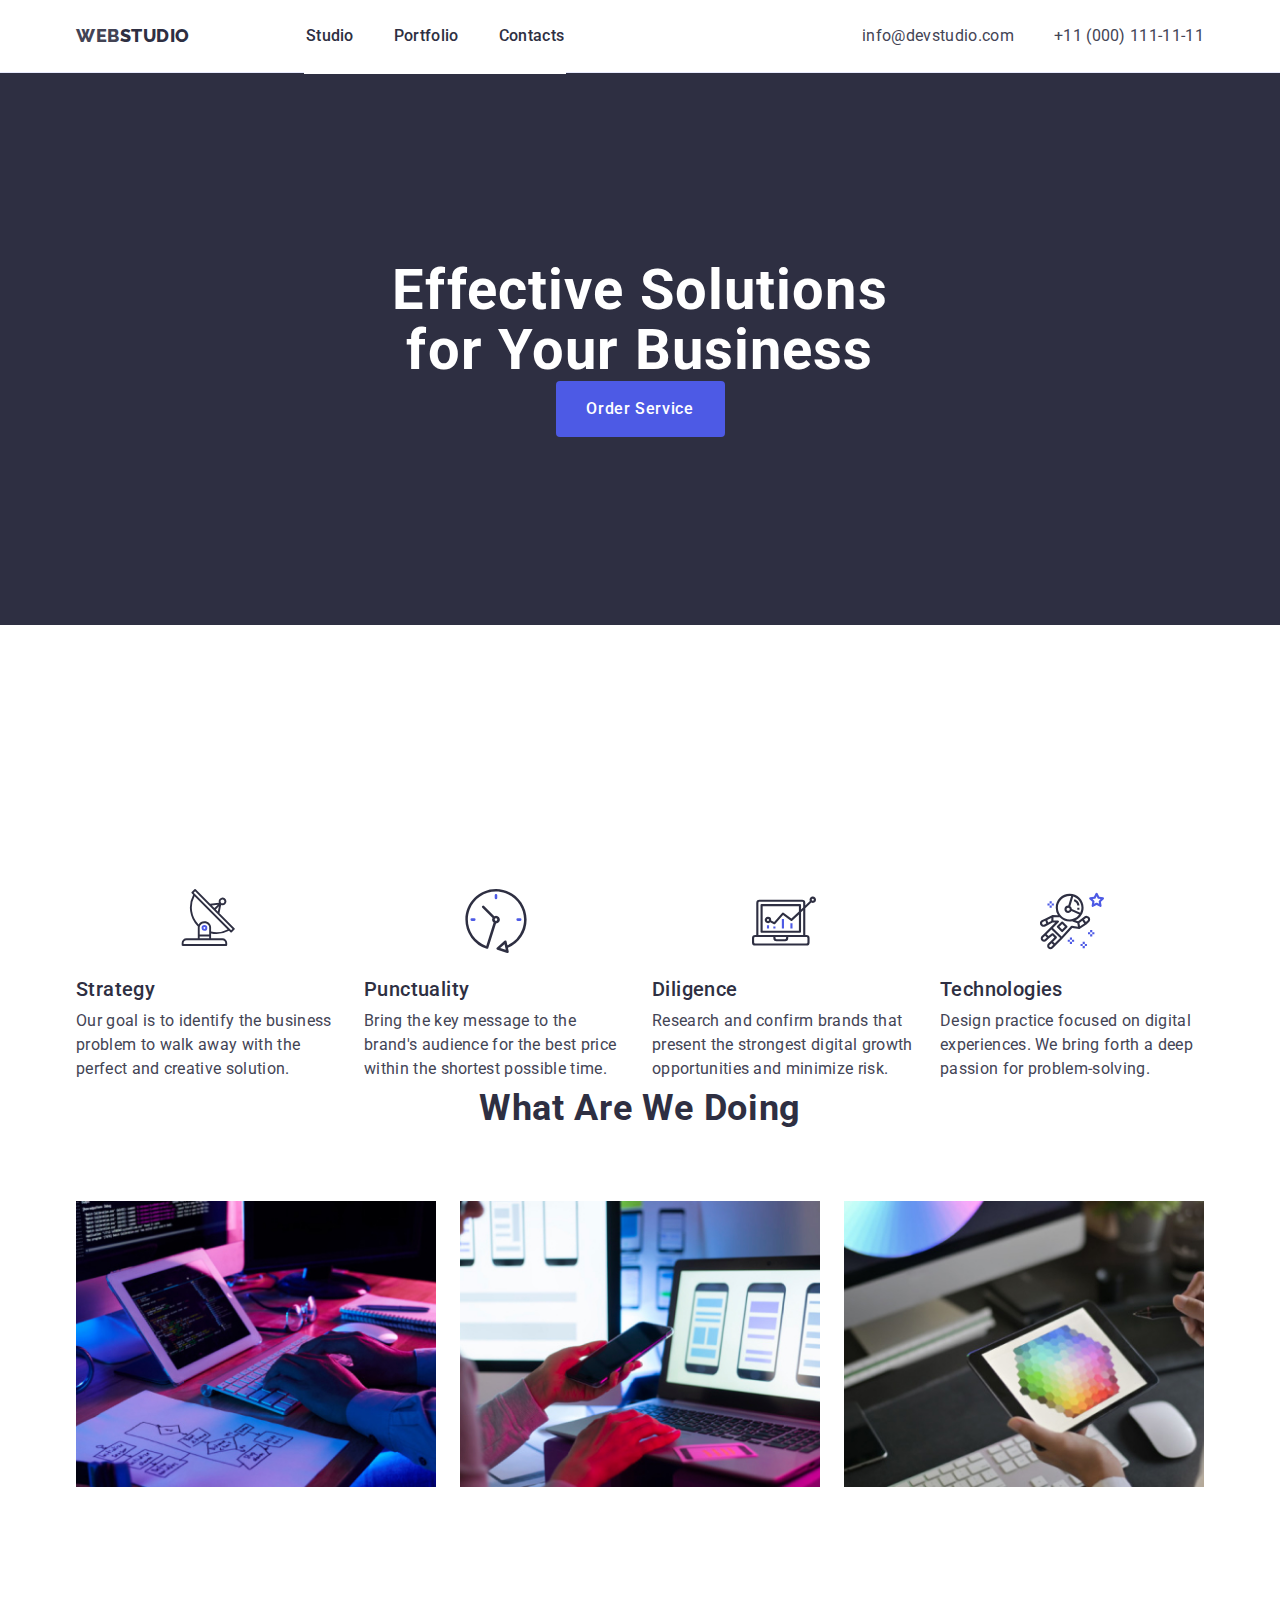
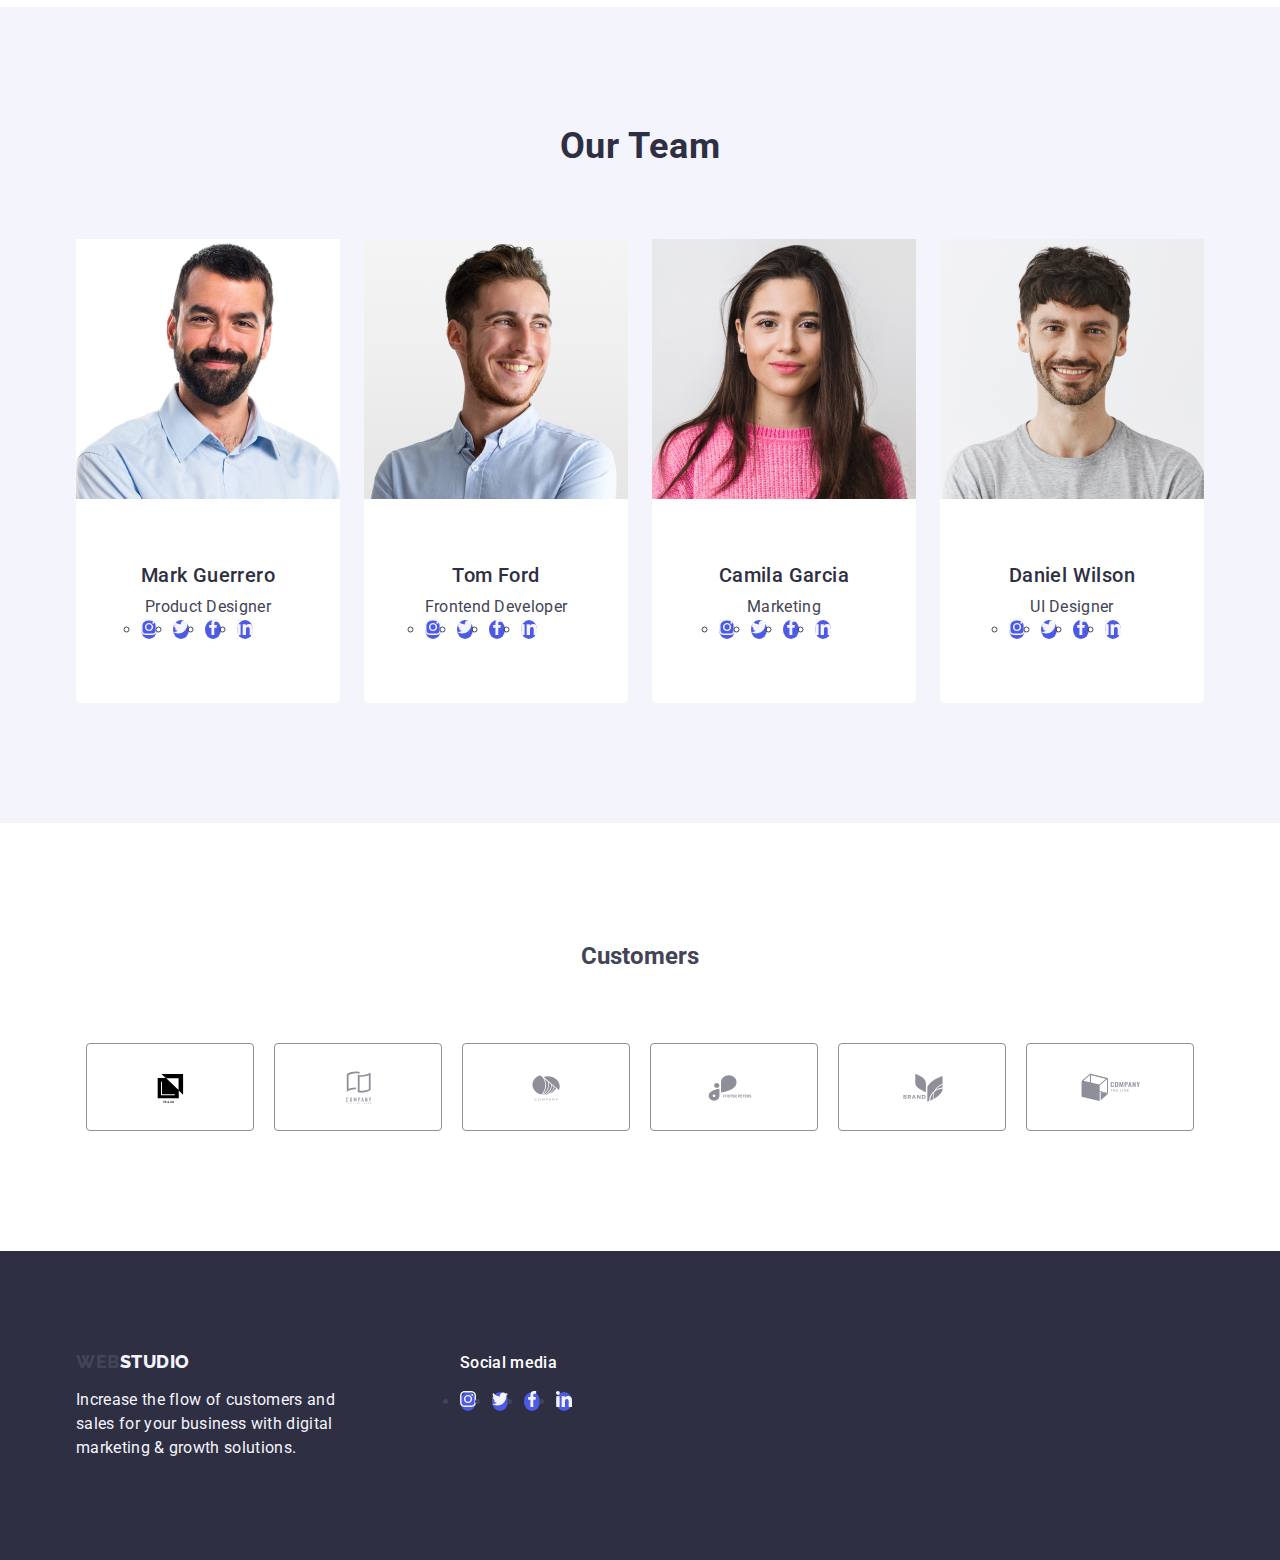
<file: index.html>
<!DOCTYPE html>
<html lang="en">
  <head>
    <meta charset="UTF-8" />
    <meta http-equiv="X-UA-Compatible" content="IE=edge" />
    <meta name="viewport" content="width=device-width, initial-scale=1.0" />
    <meta
      name="description"
      content="Learning the basics of HTML for beginners"
    />
    <link rel="preconnect" href="https://fonts.googleapis.com" />
    <link rel="preconnect" href="https://fonts.gstatic.com" crossorigin />
    <link
      href="https://fonts.googleapis.com/css2?family=Roboto:wght@400;500;700;900&family=Tangerine:wght@700&display=swap"
      rel="stylesheet"
    />
    <link
      href="https://fonts.googleapis.com/css2?family=Raleway:wght@800&family=Roboto:wght@400;500;700;900&family=Tangerine:wght@700&display=swap"
      rel="stylesheet"
    />
    <link
      rel="stylesheet"
      href="https://cdn.jsdelivr.net/npm/modern-normalize@1.1.0/modern-normalize.min.css"
    />
    <link rel="stylesheet" href="./css/styles.css" />

    <title>homework1</title>
  </head>
  <body>
    <header class="own-header">
      <div class="div-header container">
        <nav class="nav-header">
          <a class="logotype-link link" href="/index.html"
            >Web<span class="logo-stud link">Studio</span></a
          >

          <ul class="ul-head list">
            <li class="head-link">
              <a class="studio-link link" href="./index.html">Studio</a>
            </li>
            <li class="head-link">
              <a class="studio-link link" href="./portfolio.html">Portfolio</a>
            </li>
            <li class="head-link">
              <a class="studio-link link" href="">Contacts</a>
            </li>
          </ul>
        </nav>
        <address class="address-head">
          <ul class="ul-address list">
            <li class="addres-link">
              <a class="own-mail-mail link" href="mailto:info@devstudio.com"
                >info@devstudio.com</a
              >
            </li>
            <li class="addres-link">
              <a class="own-mail-mail link" href="tel:+110001111111"
                >+11 (000) 111-11-11</a
              >
            </li>
          </ul>
        </address>
      </div>
    </header>
    <!--Secsion Golovna-->
    <main class="own-main">
      <section class="hero">
        <div class="div-hero container">
          <h1 class="hero-tit-one">Effective Solutions for Your Business</h1>
          <button class="hero-butt" type="button">Order Service</button>
        </div>
      </section>

      <!--Our Fishka-->

      <section class="benef">
        <div class="div-benef container">
          <h2 class="visually-hidden">features</h2>
          <ul class="ul-benef list">
            <li class="benef-list">
              <div class="benef-div-icon">
              <svg class="benef-icon" width="64px" height="64px">
                <use href="./images/icon/icons.svg#antenna"></use>
              </svg>
              </div>
              <h3 class="benef-tit-three">Strategy</h3>
              <p class="text-strat">
                Our goal is to identify the business problem to walk away with
                the perfect and creative solution.
              </p>
            </li>
            <li class="benef-list">
              <div class="benef-div-icon">
              <svg class="benef-icon" width="64px" height="64px">
                <use href="./images/icon/icons.svg#clock"></use>
              </svg>
              </div>
              <h3 class="benef-tit-three">Punctuality</h3>
              <p class="text-strat">
                Bring the key message to the brand's audience for the best price
                within the shortest possible time.
              </p>
            </li>
            <li class="benef-list">
              <div class="benef-div-icon">
              <svg class="benef-icon" width="64px" height="64px">
                <use href="./images/icon/icons.svg#diagram"></use>
              </svg>
              </div>
              <h3 class="benef-tit-three">Diligence</h3>
              <p class="text-strat">
                Research and confirm brands that present the strongest digital
                growth opportunities and minimize risk.
              </p>
            </li>
            <li class="benef-list">
              <div class="benef-div-icon">
              <svg class="benef-icon" width="64px" height="64px">
                <use href="./images/icon/icons.svg#astronaut"></use>
              </svg>
              </div>
              <h3 class="benef-tit-three">Technologies</h3>
              <p class="text-strat">
                Design practice focused on digital experiences. We bring forth a
                deep passion for problem-solving.
              </p>
            </li>
          </ul>
        </div>
      </section>

      <!--Our opportunity-->

      <section class="opport">
        <div class="div-opport container">
          <h2 class="opport-tit-two">What are we doing</h2>
          <ul class="ul-opport list">
            <li class="opport-list">
              <img
                src="./images/opportunities/box1.jpg"
                alt="desktop applications"
                width="360"
              />
            </li>
            <li class="opport-list">
              <img
                src="./images/opportunities/box2.jpg"
                alt="mobile applications"
                width="360"
              />
            </li>
            <li class="opport-list">
              <img
                src="./images/opportunities/box3.jpg"
                alt="designer designs"
                width="360"
              />
            </li>
          </ul>
        </div>
      </section>

      <!--Team-->

      <section class="we-are">
        <div class="div-we-are container">
          <h2 class="we-are-tit-two">Our Team</h2>
          <ul class="ul-we-are list">
            <li class="we-are-list">
              <img
                src="./images/team/img.jpg"
                alt="Mark Guerrero"
                width="264"
              />
              <div class="we-are-description">
                <h3 class="we-are-name">Mark Guerrero</h3>
                <p class="name-text">Product Designer</p>
              <ul class="ul-we-are-icon">
                <li class="we-are-icon-list">
                  <a href="https://www.instagram.com/" target="_blank" rel="noopener noreferrer" class="we-are-icon-link">
                    <svg class="we-are-social" width="16" height="16">
                      <use href="./images/icon/icons.svg#instagram"></use>
                    </svg>
                  </a>
                </li>
                <li class="we-are-icon-list">
                  <a href="http://twitter.com" target="_blank" rel="noopener noreferrer" class="we-are-icon-link">
                    <svg class="we-are-social" width="16" height="16">
                      <use href="./images/icon/icons.svg#twitter"></use>
                    </svg>
                  </a>
                </li>
                <li class="we-are-icon-list">
                  <a href="http://facebook.com" target="_blank" rel="noopener noreferrer" class="we-are-icon-link">
                    <svg class="we-are-social" width="16" height="16">
                      <use href="./images/icon/icons.svg#facebook"></use>
                    </svg>
                  </a>
                </li>
                <li class="we-are-icon-list">
                  <a href="http://linkedin.com" target="_blank" rel="noopener noreferrer" class="we-are-icon-link">
                    <svg class="we-are-social" width="16" height="16">
                      <use href="./images/icon/icons.svg#linkedin"></use>
                    </svg>
                  </a>
                </li>
              </ul>


              </div>
            </li>
            <li class="we-are-list">
              <img src="./images/team/img(1).jpg" alt="Tom Ford" width="264" />
              <div class="we-are-description">
                <h3 class="we-are-name">Tom Ford</h3>
                <p class="name-text">Frontend Developer</p>
                <ul class="ul-we-are-icon">
                  <li class="we-are-icon-list">
                    <a href="https://www.instagram.com/" target="_blank" rel="noopener noreferrer" class="we-are-icon-link">
                      <svg class="we-are-social" width="16" height="16">
                        <use href="./images/icon/icons.svg#instagram"></use>
                      </svg>
                    </a>
                  </li>
                  <li class="we-are-icon-list">
                    <a href="http://twitter.com" target="_blank" rel="noopener noreferrer" class="we-are-icon-link">
                      <svg class="we-are-social" width="16" height="16">
                        <use href="./images/icon/icons.svg#twitter"></use>
                      </svg>
                    </a>
                  </li>
                  <li class="we-are-icon-list">
                    <a href="http://facebook.com" target="_blank" rel="noopener noreferrer" class="we-are-icon-link">
                      <svg class="we-are-social" width="16" height="16">
                        <use href="./images/icon/icons.svg#facebook"></use>
                      </svg>
                    </a>
                  </li>
                  <li class="we-are-icon-list">
                    <a href="http://linkedin.com" target="_blank" rel="noopener noreferrer" class="we-are-icon-link">
                      <svg class="we-are-social" width="16" height="16">
                        <use href="./images/icon/icons.svg#linkedin"></use>
                      </svg>
                    </a>
                  </li>
                </ul>
              </div>
            </li>
            <li class="we-are-list">
              <img
                src="./images/team/img(2).jpg"
                alt="Camila Garcia"
                width="264"
              />
              <div class="we-are-description">
                <h3 class="we-are-name">Camila Garcia</h3>
                <p class="name-text">Marketing</p>
                <ul class="ul-we-are-icon">
                  <li class="we-are-icon-list">
                    <a href="https://www.instagram.com/" target="_blank" rel="noopener noreferrer" class="we-are-icon-link">
                      <svg class="we-are-social" width="16" height="16">
                        <use href="./images/icon/icons.svg#instagram"></use>
                      </svg>
                    </a>
                  </li>
                  <li class="we-are-icon-list">
                    <a href="http://twitter.com" target="_blank" rel="noopener noreferrer" class="we-are-icon-link">
                      <svg class="we-are-social" width="16" height="16">
                        <use href="./images/icon/icons.svg#twitter"></use>
                      </svg>
                    </a>
                  </li>
                  <li class="we-are-icon-list">
                    <a href="http://facebook.com" target="_blank" rel="noopener noreferrer" class="we-are-icon-link">
                      <svg class="we-are-social" width="16" height="16">
                        <use href="./images/icon/icons.svg#facebook"></use>
                      </svg>
                    </a>
                  </li>
                  <li class="we-are-icon-list">
                    <a href="http://linkedin.com" target="_blank" rel="noopener noreferrer" class="we-are-icon-link">
                      <svg class="we-are-social" width="16" height="16">
                        <use href="./images/icon/icons.svg#linkedin"></use>
                      </svg>
                    </a>
                  </li>
                </ul>
              </div>
            </li>
            <li class="we-are-list">
              <img
                class="we-are-foto"
                src="./images/team/img(3).jpg"
                alt="Daniel Wilson"
                width="264"
              />
              <div class="we-are-description">
                <h3 class="we-are-name">Daniel Wilson</h3>
                <p class="name-text">UI Designer</p>
                <ul class="ul-we-are-icon">
                  <li class="we-are-icon-list">
                    <a href="https://www.instagram.com/" target="_blank" rel="noopener noreferrer" class="we-are-icon-link">
                      <svg class="we-are-social" width="16" height="16">
                        <use href="./images/icon/icons.svg#instagram"></use>
                      </svg>
                    </a>
                  </li>
                  <li class="we-are-icon-list">
                    <a href="http://twitter.com" target="_blank" rel="noopener noreferrer" class="we-are-icon-link">
                      <svg class="we-are-social" width="16" height="16">
                        <use href="./images/icon/icons.svg#twitter"></use>
                      </svg>
                    </a>
                  </li>
                  <li class="we-are-icon-list">
                    <a href="http://facebook.com" target="_blank" rel="noopener noreferrer" class="we-are-icon-link">
                      <svg class="we-are-social" width="16" height="16">
                        <use href="./images/icon/icons.svg#facebook"></use>
                      </svg>
                    </a>
                  </li>
                  <li class="we-are-icon-list">
                    <a href="http://linkedin.com" target="_blank" rel="noopener noreferrer" class="we-are-icon-link">
                      <svg class="we-are-social" width="16" height="16">
                        <use href="./images/icon/icons.svg#linkedin"></use>
                      </svg>
                    </a>
                  </li>
                </ul>
              </div>
            </li>
          </ul>
        </div>
      </section>
      <section class="customers container">
        <h2 class="custom-title">Customers</h2>
        <ul class="ul-custom">
          <li class="li-custom"><a href="http://" target="_blank" rel="noopener noreferrer" class="custom-link" aria-label="customs-logo"><svg class=""client-icon width="104" height="56">
            <use href="./images/icon/icons.svg#client-1"></use>
          </svg></a></li>
          <li class="li-custom"><a href="http://" target="_blank" rel="noopener noreferrer" class="custom-link" aria-label="customs-logo"><svg class="client-icon" width="104" height="56">
            <use href="./images/icon/icons.svg#client-2"></use>
          </svg></a></li>
          <li class="li-custom"><a href="http://" target="_blank" rel="noopener noreferrer" class="custom-link" aria-label="customs-logo"><svg class="client-icon" width="104" height="56">
            <use href="./images/icon/icons.svg#client-3"></use>
          </svg></a></li>
          <li class="li-custom"><a href="http://" target="_blank" rel="noopener noreferrer" class="custom-link" aria-label="customs-logo"><svg class="client-icon" width="104" height="56">
            <use href="./images/icon/icons.svg#client-4"></use>
          </svg></a></li>
          <li class="li-custom"><a href="http://" target="blank" rel="noopener noreferrer" class="custom-link" aria-label="customs-logo"><svg class="client-icon" width="104" height="56">
            <use href="./images/icon/icons.svg#client-5"></use>
          </svg></a></li>
          <li class="li-custom"><a href="http://" target="_blank" rel="noopener noreferrer" class="custom-link" aria-label="customs-logo"><svg class="client-icon" width="104" height="56">
            <use href="./images/icon/icons.svg#client-6"></use>
          </svg></a></li>
        </ul>
      </section>
    </main>
    <!--Footer-->

    <footer class="own-footer">
      <div class="div-own-footer container">
        <div class="foot-logotipe">
          <a class="logofoot-link link" href="./index.html" target="_blank"
            >Web<span class="logo-stud-foot link">Studio</span></a
          >
          <p class="text-footer">
            Increase the flow of customers and sales for your business with
            digital marketing & growth solutions.
          </p>
        </div>
        <div class="foot-soc-link">
          <h3 class="foot-tit-icon">Social media</h3>
          <ul class="ul-we-are-icon">
            <li class="we-are-icon-list">
              <a href="https://www.instagram.com/" target="_blank" rel="noopener noreferrer" class="we-are-icon-link">
                <svg class="we-are-social" width="16" height="16">
                  <use href="./images/icon/icons.svg#instagram"></use>
                </svg>
              </a>
            </li>
            <li class="we-are-icon-list">
              <a href="http://twitter.com" target="_blank" rel="noopener noreferrer" class="we-are-icon-link">
                <svg class="we-are-social" width="16" height="16">
                  <use href="./images/icon/icons.svg#twitter"></use>
                </svg>
              </a>
            </li>
            <li class="we-are-icon-list">
              <a href="http://facebook.com" target="_blank" rel="noopener noreferrer" class="we-are-icon-link">
                <svg class="we-are-social" width="16" height="16">
                  <use href="./images/icon/icons.svg#facebook"></use>
                </svg>
              </a>
            </li>
            <li class="we-are-icon-list">
              <a href="http://linkedin.com" target="_blank" rel="noopener noreferrer" class="we-are-icon-link">
                <svg class="we-are-social" width="16" height="16">
                  <use href="./images/icon/icons.svg#linkedin"></use>
                </svg>
              </a>
            </li>
          </ul>
        </div>
      </div>
    </footer>
  </body>
</html>
</file>
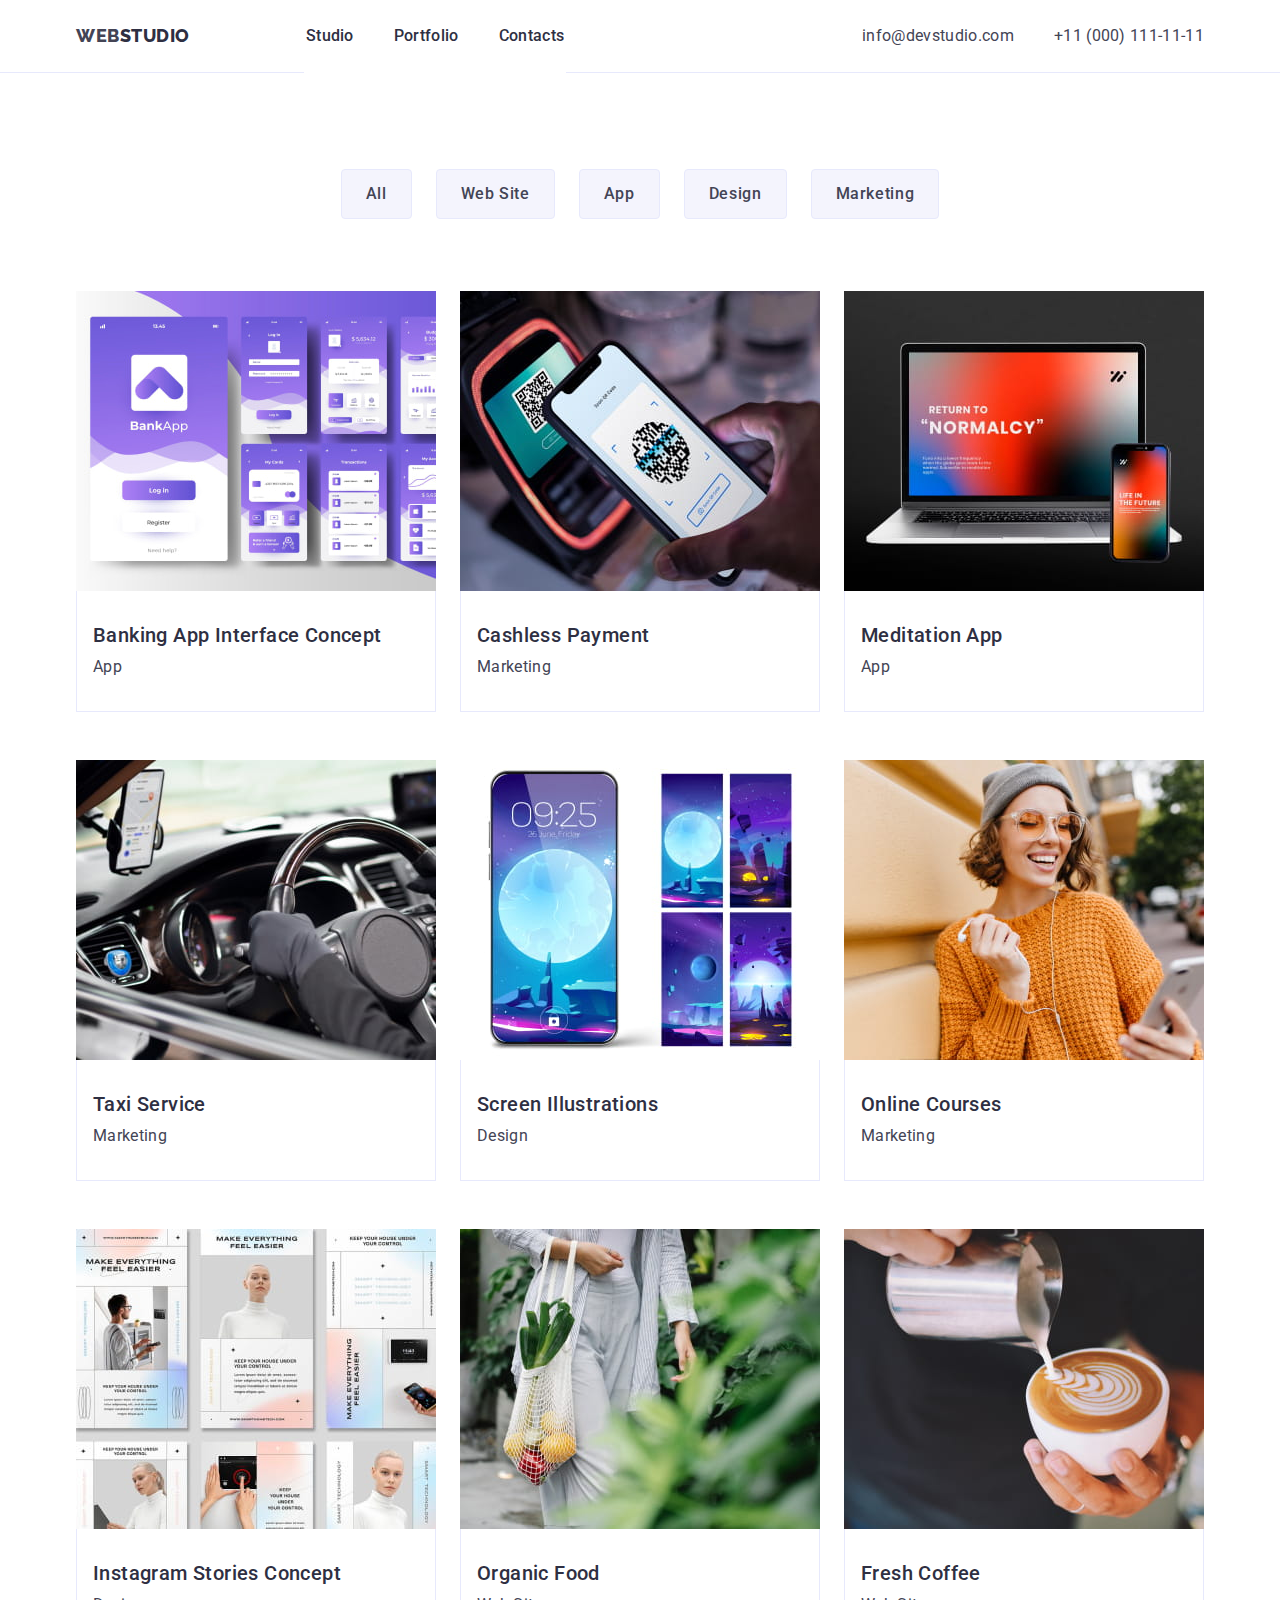
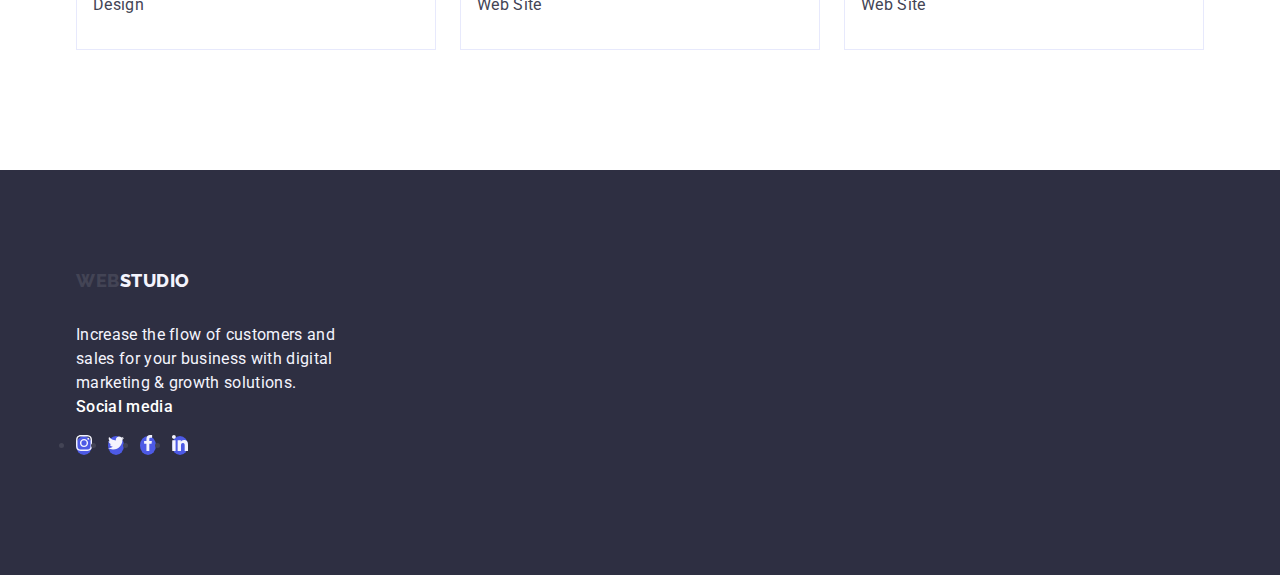
<file: portfolio.html>
<!DOCTYPE html>
<html lang="en">
  <head>
    <meta charset="UTF-8" />
    <meta http-equiv="X-UA-Compatible" content="IE=edge" />
    <meta name="viewport" content="width=device-width, initial-scale=1.0" />
    <meta
      name="description"
      content="Learning the basics of HTML for beginners"
    />
    <link rel="preconnect" href="https://fonts.googleapis.com" />
    <link rel="preconnect" href="https://fonts.gstatic.com" crossorigin />
    <link
      href="https://fonts.googleapis.com/css2?family=Roboto:wght@400;500;700;900&family=Tangerine:wght@700&display=swap"
      rel="stylesheet"
    />
    <link rel="preconnect" href="https://fonts.googleapis.com" />
    <link rel="preconnect" href="https://fonts.gstatic.com" crossorigin />
    <link
      href="https://fonts.googleapis.com/css2?family=Raleway:wght@800&family=Roboto:wght@400;500;700;900&family=Tangerine:wght@700&display=swap"
      rel="stylesheet"
    />

    <link
      href="https://cdn.jsdelivr.net/npm/modern-normalize@1.1.0/modern-normalize.min.css"
      rel="stylesheet"
    />
    <link rel="stylesheet" href="./css/styles.css" />
    <title>Document</title>
  </head>
  <body>
    
    <!--Logotype-->


    <header class="own-header">
      <div class="div-header container">
        <nav class="nav-header">
          <a class="logotype-link link" href="/index.html"
            >Web<span class="logo-stud link">Studio</span></a
          >

          <ul class="ul-head list">
            <li class="head-link">
              <a class="studio-link link" href="./index.html">Studio</a>
            </li>
            <li class="head-link">
              <a class="studio-link link" href="./portfolio.html">Portfolio</a>
            </li>
            <li class="head-link">
              <a class="studio-link link" href="">Contacts</a>
            </li>
          </ul>
        </nav>
        <address class="address-head">
          <ul class="ul-address list">
            <li class="addres-link">
              <a class="own-mail-mail link" href="mailto:info@devstudio.com"
                >info@devstudio.com</a
              >
            </li>
            <li class="addres-link">
              <a class="own-mail-mail link" href="tel:+110001111111"
                >+11 (000) 111-11-11</a
              >
            </li>
          </ul>
        </address>
      </div>
    </header>

    <main>
      <!--Filtr-->

      <section class="progectm">
        <div class="div-progect container">
          <h1 class="visually-hidden">Filtr</h1>
          <ul class="ul-filtr list">
            <li class="portfol-list">
              <button class="butt-filtr-all" type="button">All</button>
            </li>
            <li class="portfol-list">
              <button class="butt-filtr-all" type="button">Web Site</button>
            </li>
            <li class="portfol-list">
              <button class="butt-filtr-all" type="button">App</button>
            </li>
            <li class="portfol-list">
              <button class="butt-filtr-all" type="button">Design</button>
            </li>
            <li class="portfol-list">
              <button class="butt-filtr-all" type="button">Marketing</button>
            </li>
          </ul>

          <!--our prodgect-->
          <ul class="ul-progect list">
            <li class="progect-list">
              <a class="link">
                <img
                  src="./images/2page/img4.jpg"
                  alt="Banking addition"
                  width="360"
                />
                <div class="prodgect-description">
                  <h2 class="prodgect-ti-two">Banking App Interface Concept</h2>
                  <p class="prodgect-text">App</p>
                </div>
              </a>
            </li>
            <li class="progect-list">
              <a class="link">
                <img
                  src="./images/2page/img5.jpg"
                  alt="Paymen from telefon"
                  width="360"
                />
                <div class="prodgect-description">
                  <h2 class="prodgect-ti-two">Cashless Payment</h2>
                  <p class="prodgect-text">Marketing</p>
                </div>
              </a>
            </li>
            <li class="progect-list">
              <a class="link">
                <img
                  src="./images/2page/img6.jpg"
                  alt="telefon&computer"
                  width="360"
                />
                <div class="prodgect-description">
                  <h2 class="prodgect-ti-two">Meditation App</h2>
                  <p class="prodgect-text">App</p>
                </div>
              </a>
            </li>
            <li class="progect-list">
              <a class="link">
                <img src="./images/2page/img7.jpg" alt="Taxi" width="360" />
                <div class="prodgect-description">
                  <h2 class="prodgect-ti-two">Taxi Service</h2>
                  <p class="prodgect-text">Marketing</p>
                </div>
              </a>
            </li>
            <li class="progect-list">
              <a class="link">
                <img
                  src="./images/2page/img8.jpg"
                  alt="telefon Screen"
                  width="360"
                />
                <div class="prodgect-description">
                  <h2 class="prodgect-ti-two">Screen Illustrations</h2>
                  <p class="prodgect-text">Design</p>
                </div>
              </a>
            </li>
            <li class="progect-list">
              <a class="link">
                <img
                  src="./images/2page/img9.jpg"
                  alt="Girl online"
                  width="360"
                />
                <div class="prodgect-description">
                  <h2 class="prodgect-ti-two">Online Courses</h2>
                  <p class="prodgect-text">Marketing</p>
                </div>
              </a>
            </li>
            <li class="progect-list">
              <a class="link">
                <img
                  src="./images/2page/img10.jpg"
                  alt="Instagram"
                  width="360"
                />
                <div class="prodgect-description">
                  <h2 class="prodgect-ti-two">Instagram Stories Concept</h2>
                  <p class="prodgect-text">Design</p>
                </div>
              </a>
            </li>
            <li class="progect-list">
              <a class="link">
                <img src="./images/2page/img11.jpg" alt="Food" width="360" />
                <div class="prodgect-description">
                  <h2 class="prodgect-ti-two">Organic Food</h2>
                  <p class="prodgect-text">Web Site</p>
                </div>
              </a>
            </li>
            <li class="progect-list">
              <a class="link">
                <img src="./images/2page/img12.jpg" alt="Coffee" width="360" />
                <div class="prodgect-description">
                  <h2 class="prodgect-ti-two">Fresh Coffee</h2>
                  <p class="prodgect-text">Web Site</p>
                </div>
              </a>
            </li>
          </ul>
        </div>
      </section>
    </main>
    <!--footer-->
    <footer class="own-footer">
      <div class="container">
        <div class="div-logo-foot">
          <a class="logofoot-link link" href="./index.html" target="_blank"
            >Web<span class="logo-stud-foot link">Studio</span></a
          >
        </div>
        <p class="text-footer">
          Increase the flow of customers and sales for your business with
          digital marketing & growth solutions.
        </p>
              <div class="foot-soc-link">
                <h3 class="foot-tit-icon">Social media</h3>
                <ul class="ul-we-are-icon">
                  <li class="we-are-icon-list">
                    <a href="https://www.instagram.com/" target="_blank" rel="noopener noreferrer" class="we-are-icon-link">
                      <svg class="we-are-social" width="16" height="16">
                        <use href="./images/icon/icons.svg#instagram"></use>
                      </svg>
                    </a>
                  </li>
                  <li class="we-are-icon-list">
                    <a href="http://twitter.com" target="_blank" rel="noopener noreferrer" class="we-are-icon-link">
                      <svg class="we-are-social" width="16" height="16">
                        <use href="./images/icon/icons.svg#twitter"></use>
                      </svg>
                    </a>
                  </li>
                  <li class="we-are-icon-list">
                    <a href="http://facebook.com" target="_blank" rel="noopener noreferrer" class="we-are-icon-link">
                      <svg class="we-are-social" width="16" height="16">
                        <use href="./images/icon/icons.svg#facebook"></use>
                      </svg>
                    </a>
                  </li>
                  <li class="we-are-icon-list">
                    <a href="http://linkedin.com" target="_blank" rel="noopener noreferrer" class="we-are-icon-link">
                      <svg class="we-are-social" width="16" height="16">
                        <use href="./images/icon/icons.svg#linkedin"></use>
                      </svg>
                    </a>
                  </li>
                </ul>
              </div>
      </div>
    </footer>
  </body>
</html>
</file>
<file: css/styles.css>
body {
  font-family: "Roboto", sans-serif;
  font-style: normal;
  color: #434455;
  background-color: var(--background-own);
  text-decoration: none;
  margin: 0 auto;
}
h1,
h2,
h3,
h4,
h5,
h6,
p {
  margin-top: 0;
  margin-bottom: 0;
}

ul,
ol {
  margin-top: 0;
  margin-bottom: 0;
  padding-left: 0;
}
img {
  display: block;
  max-width: 100%;
}
:root {
  --second-font: "Raleway", sans-serif;
  --cta-norm: #4d5ae5;
  --ctas-activ: #404bbf;
  --headings-three: #2e2f42;
  --body-text: #434455;
  --background-own: #ffffff;
  --background-light: #f4f4fd;
  --border-bottom: #e7e9fc;
  --border-custom: #8E8F99;
  --icon-hov: #31D0AA;
}
.visually-hidden {
  position: absolute;
  width: 1px;
  height: 1px;
  margin: -1px;
  border: 0;
  padding: 0;

  white-space: nowrap;
  clip-path: inset(100%);
  clip: rect(0 0 0 0);
  overflow: hidden;
}
/*Header*/

.own-header {
  border-bottom: 1px solid #e7e9fc;
}
.container {
  max-width: 1158px;
  margin: 0 auto;
  padding-right: 15px;
  padding-left: 15px;
}
.div-header {
  display: flex;
  align-items: center;
  gap: 10px;
  justify-content: space-between;
}
.ul-head {
  display: block;
  padding: 24px 0;
  outline: 2px solid#ffffff;
}

.nav-header,
.ul-head,
.ul-address {
  display: flex;
  align-items: center;
  gap: 40px;
}


.div-hero {
}

.list {
  list-style: none;
}
.link {
  text-decoration: none;
  font-style: normal;
}
.logotype-link {
  font-family: var(--second-font);
  font-weight: 800;
  font-size: 18px;
  line-height: 1.17;
  letter-spacing: 0.03em;
  text-transform: uppercase;
  color: var(--ctas-norm);
  margin-right: 76px;
}
.logo-stud {
}
.logo-stud,
.logo-stud-foot {
  font-family: var(--second-font);
  font-weight: 800;
  font-size: 18px;
  line-height: 1.17;
  letter-spacing: 0.03em;
  text-transform: uppercase;
  color: var(--headings-three);
}
.logo-stud-foot {
  color: var(--headings-three);
}
.ul-head {
}

.head-link {
  text-decoration: none;
  margin: 0;
}
.studio-link {
  font-family: "Roboto";
  font-style: normal;
  font-weight: 500;
  font-size: 16px;
  line-height: 1.5;
  letter-spacing: 0.02em;
  color: var(--headings-three);
  padding: 24px 0;
}
.studio-link:hover,
.studio-link:focus {
  color: #404bbf;
}

.address-head,
.addres-link {
  font-style: normal;
}
.ul-address {
}

.own-mail-mail {
  line-height: 1.5;
  letter-spacing: 0.02em;
  color: var(--body-text);
}
.own-mail-mail:hover,
.own-mail-mail:focus,
.own-mail-mail:active {
  color: #404bbf;
}

/*Hero secsion*/

.own-main {
}
.hero {
  background: var(--headings-three);
  margin-bottom: 120px;
  padding: 188px 0;
  display: flex;
  flex-direction: column;
}
.hero-tit-one {
  font-style: normal;
  font-weight: 700;
  font-size: 56px;
  line-height: 1.07;
  color: #ffffff;
  text-align: center;
  letter-spacing: 0.02em;

  max-width: 496px;
  flex-direction: column;
  flex-shrink: 0;
  text-align: center;
  flex-wrap: wrap;
  margin: 0 auto;
}
.hero-butt {
  color: #ffffff;
  background-color: var(--cta-norm);
  font-family: "Roboto", sans-serif;
  font-style: normal;
  font-weight: 500;
  font-size: 16px;
  line-height: 1.5;
  letter-spacing: 0.04em;
  cursor: pointer;
  display: block;
  min-width: 169px;
  height: 56px;
  border: none;
  border-radius: 4px;
  margin: 0 auto;
}
.hero-butt:hover,
.hero-butt:focus {
  background-color: #404bbf;
}

/*Our beneffits*/

.benef {
  padding: 120px 0;
}
.benef-div-icon {
  display: flex;
  justify-content: center;
  align-items: center;
  width: 264px;
  height: 112px;
}
.visually-hidden {
}
.ul-benef {
  display: flex;

  height: 104px;
  flex-shrink: 0;
  gap: 24px;
  justify-content: space-between;
}

.benef-list {
  width: calc((100% - 3 * 24px) / 4);
}

.benef-tit-three {
  font-weight: 500;
  font-size: 20px;
  line-height: 1.2;
  letter-spacing: 0.02em;
  color: var(--headings-three);
  margin-bottom: 8px;
}
.text-strat {
  font-size: 16px;
  line-height: 1.5;
  letter-spacing: 0.02em;
  color: var(--Body-text);
  width: 264px;
}
/*Our opportunity*/

.opport {
  padding-bottom: 120px;
}

.ul-opport {
  margin-top: 72px;
  display: flex;
  flex-wrap: wrap;
  gap: 24px;
}
.opport-list {
  width: calc((100% - 2 * 24px) / 3);
}

.opport-tit-two {
  font-weight: 700;
  font-size: 36px;
  line-height: 1.11;
  text-align: center;
  letter-spacing: 0.02em;
  text-transform: capitalize;
  color: var(--headings-three);
  margin-bottom: 72px;
}
.opport-list {
}

/*Team*/

.we-are {
  background-color: #f4f4fd;
  padding: 120px 0;
}
.ul-we-are {
  display: flex;
  flex-wrap: wrap;
  gap: 24px;

  justify-content: space-between;
}
.we-are-list {
  display: inline-flex;
  width: calc((100% - 3 * 24px) / 4);
  padding: 0px 0px 32px 0px;
  flex-direction: column;
  justify-content: center;
  align-items: center;
  gap: 32px;
  border-radius: 0px 0px 4px 4px;
}
.we-are-description {
  padding: 32px 16px;
}
.we-are-tit-two {
  font-weight: 700;
  font-size: 36px;
  line-height: 1.11;
  text-align: center;
  letter-spacing: 0.02em;
  text-transform: capitalize;
  color: var(--headings-three);
  margin-bottom: 72px;
}

.we-are-list {
  background-color: #ffffff;
}
.we-are-name {
  font-weight: 500;
  font-size: 20px;
  line-height: 1.2;
  letter-spacing: 0.02em;
  color: var(--headings-three);
  text-align: center;
  margin-bottom: 8px;
}
.name-text {
  font-weight: 400;
  font-size: 16px;
  line-height: 1.5;
  letter-spacing: 0.02em;
  color: var(--Body-text);
  text-align: center;
}

/*Customers*/

.customers{
  padding: 120px 0;
}
.custom-title{
  text-align: center;
  padding-bottom: 72px;

}


.ul-custom{
  display: flex;
  justify-content: center;
  align-items: center;
  gap: 20px;
  
  
}
.li-custom{
  display: flex;
}
.custom-link{
  display: flex;
  justify-content: center;
  align-items: center;
  width: 168px;
    height: 88px;
    border: 1px solid var(--border-custom);
      border-radius: 4px;
   
}

.custom-link:hover{
  border-color: var(--ctas-activ);
}

.client-icon{
  fill: var(--border-custom);
}

.custom-link:hover .client-icon{
  fill: var(--ctas-activ);
}

/*Footer*/

.own-footer {
  background-color: var(--headings-three);
  padding: 100px 0;
}

.div-own-footer{
  display: flex;
  gap: 120px;
 
}

.div-logo-foot {
  margin-bottom: 16px;
  display: inline-block;
  margin-bottom: 16px;
}
.text-footer {
  font-family: "Roboto", sans-serif;
  font-style: normal;
  font-weight: 400;
  font-size: 16px;
  line-height: 1.5;
  letter-spacing: 0.02em;
  color: var(--background-light);
  max-width: 264px;
}
.logofoot-link {
  font-family: "Raleway", sans-serif;
  font-weight: 800;
  font-size: 18px;
  line-height: 1.17;
  letter-spacing: 0.03em;
  text-transform: uppercase;
  color: var(--ctas-norm);
  display: inline-block;
  margin-bottom: 16px;
}
.logo-stud-foot {
  color: #f4f4fd;
}

.foot-soc-link {
  max-width: 208px;
  height: 80px;
  padding-top: 0;
}

.foot-tit-icon{
  font-size: 16px;
    font-style: normal;
    font-weight: 500;
    line-height: 24px;
    letter-spacing: 0.32px;
  padding-bottom: 16px;
  color: var(--background-own);
}
.ul-we-are-icon{
  display: flex;
  justify-content: start;
  align-items: center;
  gap: 16px;
}

.we-are-icon-link{
  background-color: var(--cta-norm);
  width: 40px;
    height: 40px;
    border-radius: 50%;
}

.we-are-icon-link:hover{
background-color: var(--icon-hov);
}

.we-are-social{
  
}

/* PAGE-2 */

/* Filtr */
.progectm {
  padding-top: 96px;
  padding-bottom: 120px;
}

.portfol-list,
.ul-progect,
.ul-address,
.ul-head {
  list-style-type: none;
}
.portfol-listt {
}
/*our prodgect*/
.ul-filtr {
  display: flex;
  justify-content: center;
  gap: 24px;

  margin-bottom: 72px;
}

.ul-progect {
  display: flex;
  flex-wrap: wrap;
  column-gap: 24px;
  row-gap: 48px;
  justify-content: space-evenly;
}
.portfol-list {
  max-width: calc((100% - 48px) / 3);
}
.prodgect-description {
  padding: 32px 16px;
  border: 1px solid #e7e9fc;
  border-top: none;
}
.prodgect-ti-two {
  font-family: "Roboto";
  font-style: normal;
  font-weight: 500;
  font-size: 20px;
  line-height: 1.2;
  letter-spacing: 0.02em;
  color: var(--headings-three);
  margin-bottom: 8px;
}
.prodgect-text {
  font-family: "Roboto";
  font-style: normal;
  font-weight: 400;
  font-size: 16px;
  line-height: 1.5;
  letter-spacing: 0.02em;
  color: var(--Body-text);
}
.butt-filtr-all {
  font-family: "Roboto", sans-serif;
  font-style: normal;
  font-weight: 500;
  font-size: 16px;
  line-height: 1.5;
  text-align: center;
  letter-spacing: 0.04em;
  color: var(--ctas-norm);
  background-color: var(--background-light);
  cursor: pointer;
  padding: 12px 24px;
  border: 1px solid var(--border-bottom);
  border-radius: 4px;
  margin: 0 auto;
}

.butt-filtr-all:hover,
.butt-filtr-all:focus {
  color: #ffffff;
  background-color: #404bbf;
  border: 1px solid transparent;
}
</file>
